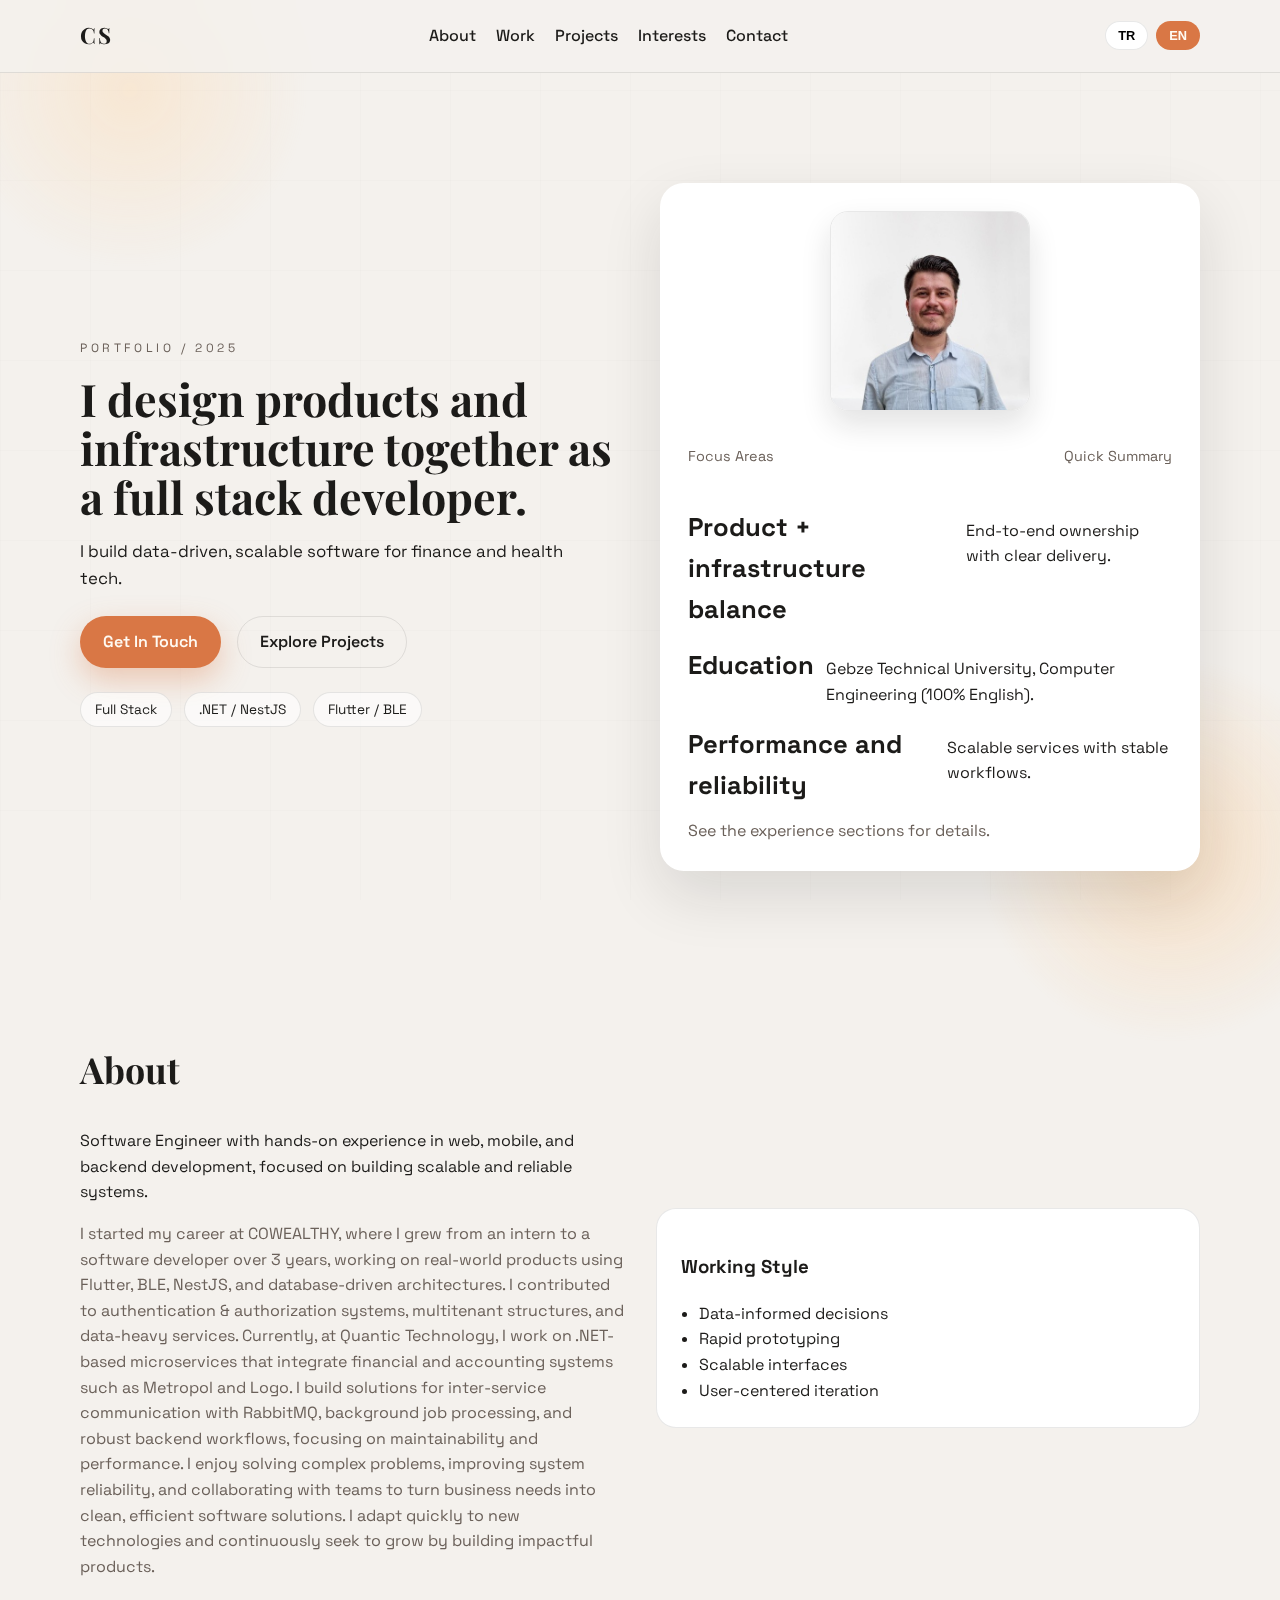
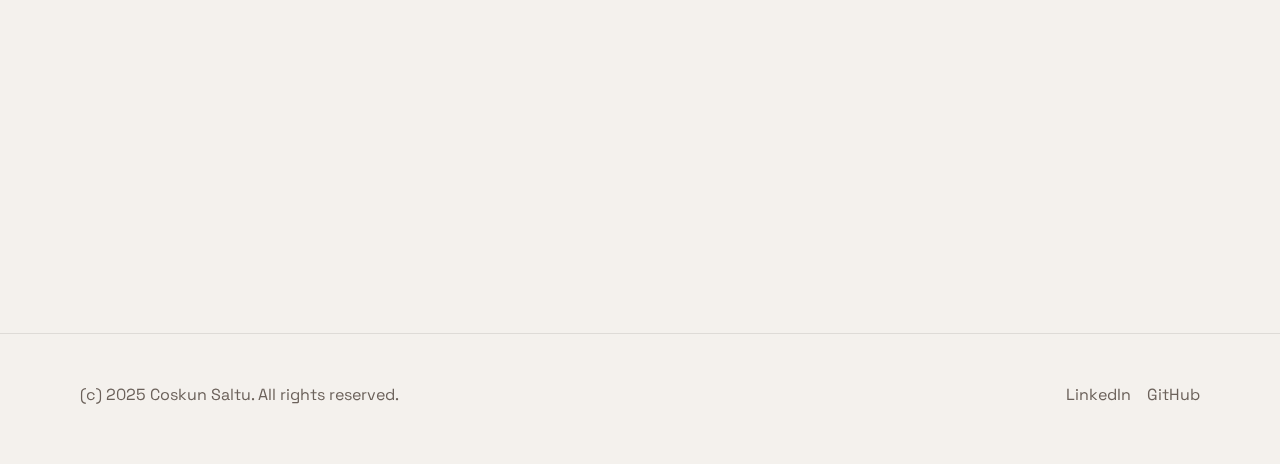
<file: index.html>
<!doctype html>
<html lang="tr">

<head>
  <meta charset="utf-8" />
  <meta name="viewport" content="width=device-width, initial-scale=1" />
  <title data-i18n="page.title">Coskun Saltu | Portfolio</title>
  <meta name="description" content="Coskun Saltu portfolio - deneyimler, projeler, ilgi alanlari ve iletisim."
    data-i18n-content="page.description" />
  <link rel="preconnect" href="https://fonts.googleapis.com" />
  <link rel="preconnect" href="https://fonts.gstatic.com" crossorigin />
  <link
    href="https://fonts.googleapis.com/css2?family=Playfair+Display:wght@400;600;700&family=Space+Grotesk:wght@400;500;600;700&display=swap"
    rel="stylesheet" />
  <link rel="stylesheet" href="styles.css" />
</head>

<body>
  <div class="bg-orb bg-orb-one" aria-hidden="true"></div>
  <div class="bg-orb bg-orb-two" aria-hidden="true"></div>
  <div class="bg-grid" aria-hidden="true"></div>

  <header class="site-header">
    <div class="container header-inner">
      <a class="logo" href="#">CS</a>
      <nav class="nav">
        <a href="#about" data-i18n="nav.about">Hakkimda</a>
        <a href="#work" data-i18n="nav.work">Isler</a>
        <a href="#projects" data-i18n="nav.projects">Projeler</a>
        <a href="#interests" data-i18n="nav.interests">Ilgiler</a>
        <a href="#contact" data-i18n="nav.contact">Iletisim</a>
      </nav>
      <div class="lang-switch" role="group" aria-label="Language switch">
        <button type="button" class="lang-btn is-active" data-lang="tr">
          TR
        </button>
        <button type="button" class="lang-btn" data-lang="en">EN</button>
      </div>
      <button class="nav-toggle" type="button" aria-expanded="false" data-i18n="nav.menu">
        Menu
      </button>
    </div>
  </header>

  <main>
    <section class="hero">
      <div class="container hero-grid">
        <div class="hero-text">
          <p class="eyebrow" data-i18n="hero.eyebrow">Portfolio / 2025</p>
          <h1 data-i18n="hero.title">
            Full stack gelistirici olarak urun ve altyapiyi birlikte tasarliyorum.
          </h1>
          <p class="lead" data-i18n="hero.lead">
            Finans ve saglik teknolojilerinde veri odakli, olceklenebilir
            yazilimlar gelistiriyorum.
          </p>
          <div class="hero-actions">
            <a class="btn primary" href="#contact" data-i18n="hero.ctaPrimary">Hemen Iletisime Gec</a>
            <a class="btn ghost" href="#projects" data-i18n="hero.ctaGhost">Projeleri Incele</a>
          </div>
          <div class="hero-tags">
            <span data-i18n="hero.tag1">Full Stack</span>
            <span data-i18n="hero.tag2">.NET / NestJS</span>
            <span data-i18n="hero.tag3">Flutter / BLE</span>
          </div>
        </div>
        <div class="hero-card">
          <div class="hero-photo">
            <img src="photo.jpeg" alt="Coskun Saltu portrait" loading="lazy" />
          </div>
          <div class="card-header">
            <p data-i18n="summary.title">Odak Noktalari</p>
            <span data-i18n="summary.period">Kisa Ozet</span>
          </div>
          <ul class="card-list">
            <li>
              <strong data-i18n="summary.item1Title">Urun ve altyapi dengesi</strong>
              <span data-i18n="summary.item1">Uctan uca sorumluluk, net teslimatlar.</span>
            </li>
            <li>
              <strong data-i18n="summary.item2Title">Egitim</strong>
              <span data-i18n="summary.item2">Gebze Teknik Universitesi, Bilgisayar Muhendisligi (%100
                Ingilizce).</span>
            </li>
            <li>
              <strong data-i18n="summary.item3Title">Performans ve guvenilirlik</strong>
              <span data-i18n="summary.item3">Olceklenebilir servisler ve stabil akislari.</span>
            </li>
          </ul>
          <p class="card-note" data-i18n="summary.note">
            Detaylari deneyim bolumlerinde gorebilirsin.
          </p>
        </div>
      </div>
    </section>

    <section class="section reveal" id="about">
      <div class="container split">
        <div>
          <h2 data-i18n="about.title">Hakkimda</h2>
          <p data-i18n="about.body1">
            Uctan uca urun gelistirme sureclerinde aktif rol aliyor,
            tasarimdan gelistirmeye ve yayina kadar sorumluluk aliyorum.
          </p>
          <p class="muted" data-i18n="about.body2">
            Takimlarla yakin calisarak hizli, olceklenebilir ve bakimi kolay
            deneyimler ortaya cikarmayi onemsiyorum.
          </p>
        </div>
        <div class="about-highlight">
          <h3 data-i18n="about.highlightTitle">Calisma Tarzi</h3>
          <ul>
            <li data-i18n="about.highlight1">Veriyle karar verme</li>
            <li data-i18n="about.highlight2">Hizli prototipleme</li>
            <li data-i18n="about.highlight3">Olceklenebilir arayuzler</li>
            <li data-i18n="about.highlight4">Kullanici odakli iterasyon</li>
          </ul>
        </div>
      </div>
    </section>

    <section class="section reveal" id="work">
      <div class="container">
        <div class="section-head">
          <h2 data-i18n="work.title">Calistigim Isler ve Cozumler</h2>
          <p data-i18n="work.lead">
            Iki farkli firmada uzerinde calistigim urun ve cozumlerden
            ozetleri bulabilirsin.
          </p>
        </div>
        <div class="cards">
          <a class="card card-link" href="cowealthy.html">
            <div class="work-card-header">
              <img class="work-logo" src="cowealthy.png" alt="COWEALTHY logo" loading="lazy" />
              <h3 data-i18n="work.card1Title">COWEALTHY</h3>
            </div>
            <p data-i18n="work.card1Body">
              COWEALTHY, çiftlikler için gerçek zamanlı veri toplayan sensör
              altyapısı ve analizlerle hayvan sağlığını ve verimliliğini
              iyileştiren bir tarım teknolojisi platformu.
            </p>
            <span class="pill" data-i18n="work.card1Tag">Full Stack Geliştirici</span>
            <span class="text-link" data-i18n="work.cardLink">Detaylar</span>
          </a>
          <a class="card card-link" href="quantic.html">
            <div class="work-card-header">
              <img class="work-logo" src="quantic.jpeg" alt="QUANTIC logo" loading="lazy" />
              <h3 data-i18n="work.card2Title">QUANTIC</h3>
            </div>
            <p data-i18n="work.card2Body">
              Quantic Teknoloji, dijital dönüşüm, görüntü işleme, yapay zeka ve
              Logo entegrasyon çözümlerinde uzmanlaşmış bir bilişim şirketidir.
            </p>
            <span class="pill" data-i18n="work.card2Tag">Full Stack Geliştirici</span>
            <span class="text-link" data-i18n="work.cardLink">Detaylar</span>
          </a>
        </div>
      </div>
    </section>

    <section class="section reveal" id="projects">
      <div class="container">
        <div class="section-head">
          <h2 data-i18n="projects.title">Gelistirdigim Projeler</h2>
          <p data-i18n="projects.lead">
            Uzerinde calistigim projelerde kullandigim teknolojileri ve
            kattigi degeri burada paylasiyorum.
          </p>
        </div>
        <div class="project-grid">
          <a class="project project-link" href="hasta-takip-sistemi.html">
            <div class="project-meta">
              <span data-i18n="projects.card1Meta1">Bitirme Projesi</span>
              <span data-i18n="projects.card1Meta2">Universite</span>
            </div>
            <h3 data-i18n="projects.card1Title">Hasta Takip Sistemi</h3>
            <p data-i18n="projects.card1Body">
              Bir diyabet hastanesi icin hastalarin, ameliyatlarin ve
              ilaclarin takip edildigi full-stack bir sistem gelistirdim.
            </p>
            <span class="text-link" data-i18n="projects.cardLink">Detaylar</span>
          </a>
          <a class="project project-link" href="fitness-takip-sistemi.html">
            <div class="project-meta">
              <span data-i18n="projects.card2Meta1">Bitirme Projesi</span>
              <span data-i18n="projects.card2Meta2">Universite</span>
            </div>
            <h3 data-i18n="projects.card2Title">Fitness Takip Sistemi</h3>
            <p data-i18n="projects.card2Body">
              BLE ile mobil uygulamaya baglanan, hareketleri sayip kaydeden
              sensor destekli fitness cihazi ve yazilimi gelistirdim.
            </p>
            <span class="text-link" data-i18n="projects.cardLink">Detaylar</span>
          </a>
        </div>
      </div>
    </section>

    <section class="section reveal" id="interests">
      <div class="container split">
        <div>
          <h2 data-i18n="interests.title">Ilgi Alanlarim</h2>
          <p data-i18n="interests.body">
            Teknoloji disinda beni besleyen hobiler ve merak alanlarini
            burada paylasiyorum.
          </p>
        </div>
        <div class="interest-list">
          <span data-i18n="interests.item1">Urun stratejisi</span>
          <span data-i18n="interests.item2">Muzik produksiyonu</span>
          <span data-i18n="interests.item3">Fotograf</span>
          <span data-i18n="interests.item4">AI ile deneyler</span>
          <span data-i18n="interests.item5">Uzun kosular</span>
        </div>
      </div>
    </section>

    <section class="section reveal" id="contact">
      <div class="container contact">
        <div>
          <h2 data-i18n="contact.title">Iletisim</h2>
          <p data-i18n="contact.body">
            Is birligi veya proje fikirleri icin buradan ulasabilirsin.
          </p>
        </div>
        <div class="contact-card">
          <div class="contact-item">
            <span class="contact-label" data-i18n="contact.email">E-posta</span>
            <a class="contact-value" href="mailto:coskunsaltu@gmail.com"
              >coskunsaltu@gmail.com</a
            >
          </div>
          <div class="contact-item">
            <span class="contact-label" data-i18n="contact.phone">Telefon</span>
            <a class="contact-value" href="tel:+905453534532"
              >+90 545 353 4532</a
            >
          </div>
        </div>
      </div>
    </section>
  </main>

  <footer class="site-footer">
    <div class="container footer-inner">
      <p data-i18n="footer.copy">
        (c) 2025 Coskun Saltu. Tum haklari saklidir.
      </p>
      <div class="footer-links">
        <a href="https://www.linkedin.com/in/coskunhasansaltu" data-i18n="footer.link1">LinkedIn</a>
        <a href="https://github.com/SALTU-19" data-i18n="footer.link2">GitHub</a>
      </div>
    </div>
  </footer>

  <script src="script.js"></script>
</body>

</html>
</file>
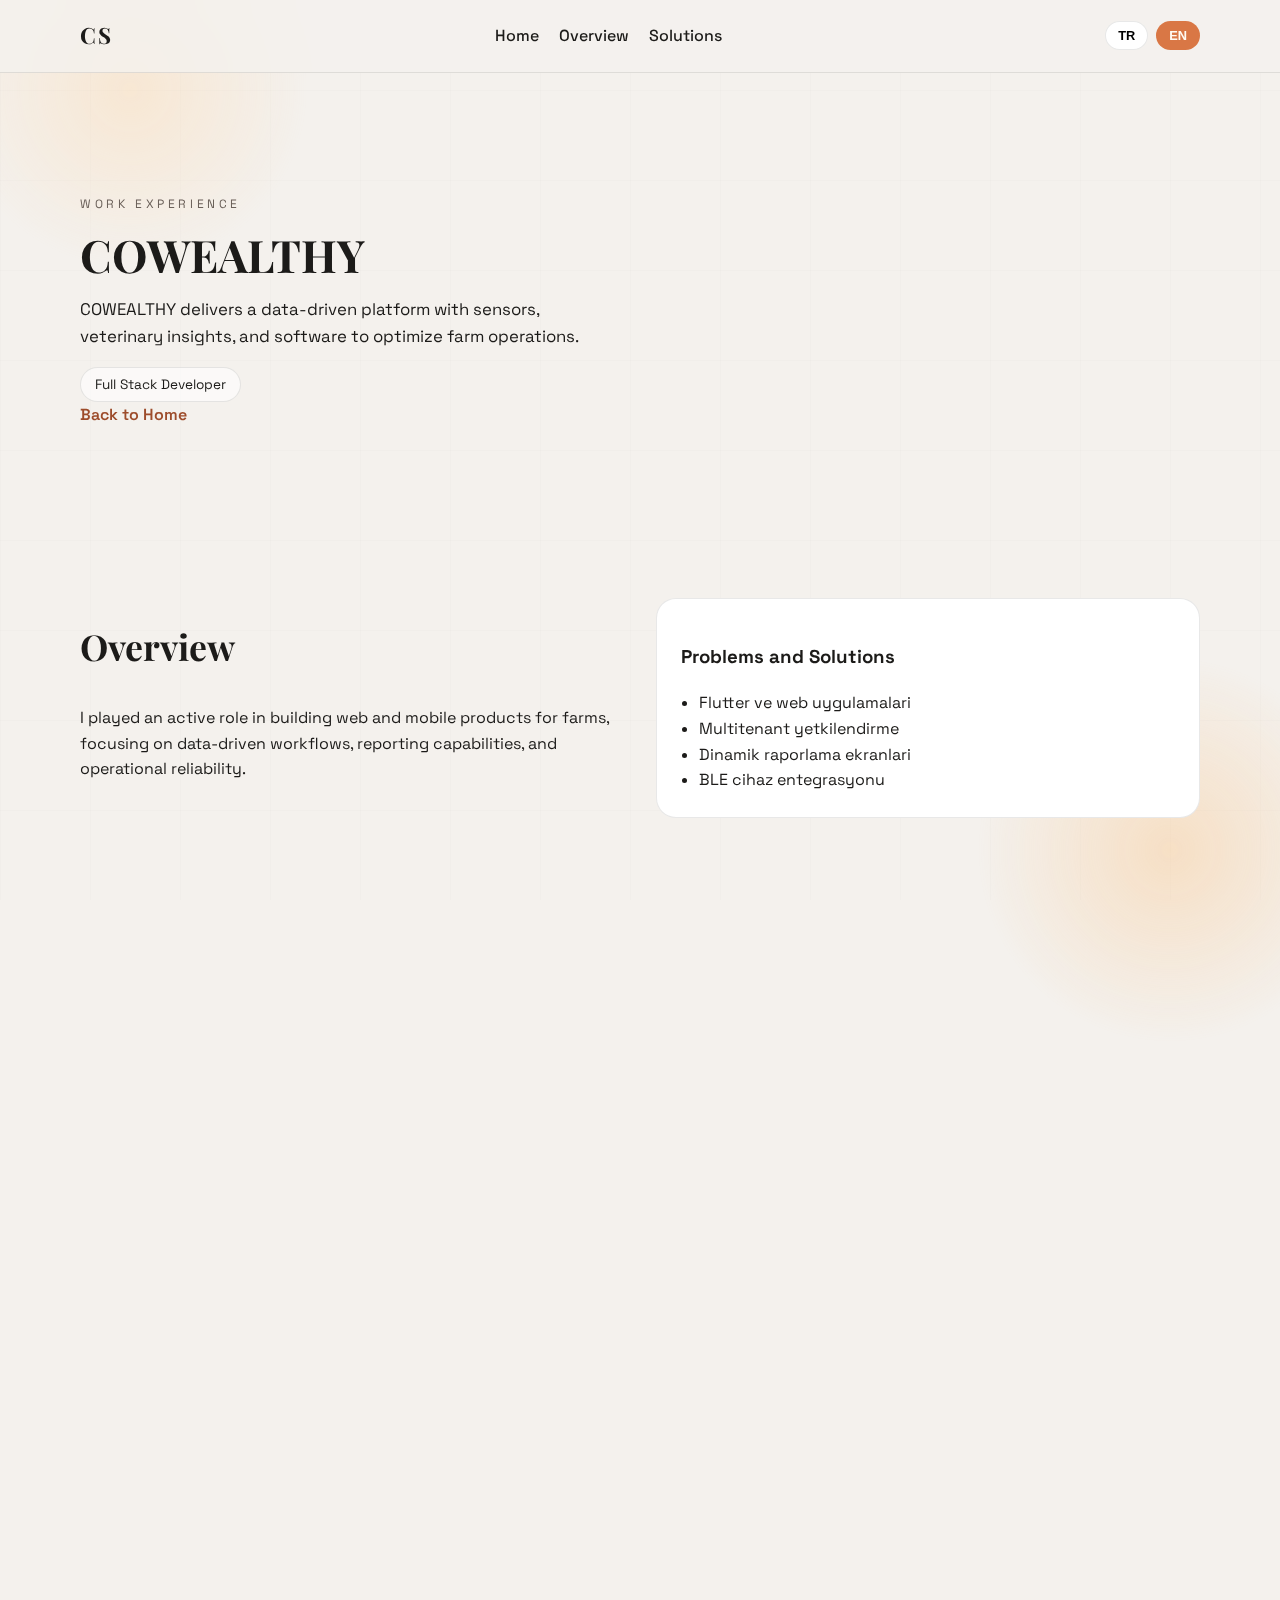
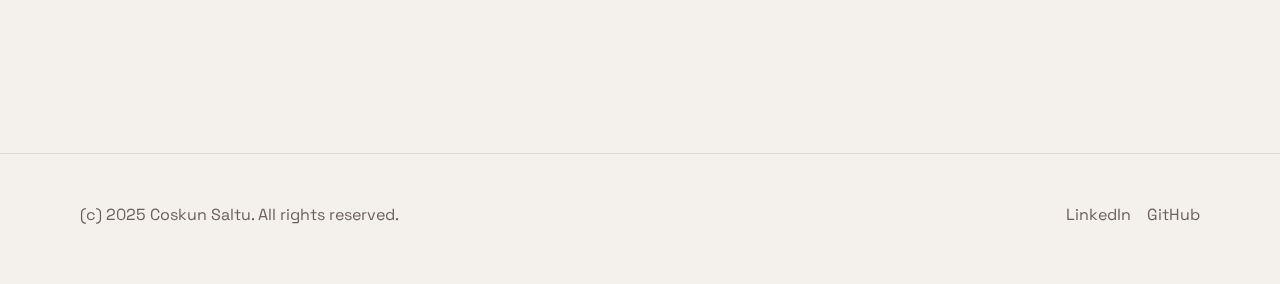
<file: cowealthy.html>
<!doctype html>
<html lang="tr">

<head>
  <meta charset="utf-8" />
  <meta name="viewport" content="width=device-width, initial-scale=1" />
  <title data-i18n="cowealthy.pageTitle">COWEALTHY | Coskun Saltu</title>
  <meta name="description" content="COWEALTHY deneyimi, ozet ve problem-cozum detaylari."
    data-i18n-content="cowealthy.pageDescription" />
  <link rel="preconnect" href="https://fonts.googleapis.com" />
  <link rel="preconnect" href="https://fonts.gstatic.com" crossorigin />
  <link
    href="https://fonts.googleapis.com/css2?family=Playfair+Display:wght@400;600;700&family=Space+Grotesk:wght@400;500;600;700&display=swap"
    rel="stylesheet" />
  <link rel="stylesheet" href="styles.css" />
</head>

<body>
  <div class="bg-orb bg-orb-one" aria-hidden="true"></div>
  <div class="bg-orb bg-orb-two" aria-hidden="true"></div>
  <div class="bg-grid" aria-hidden="true"></div>

  <header class="site-header">
    <div class="container header-inner">
      <a class="logo" href="index.html">CS</a>
      <nav class="nav">
        <a href="index.html" data-i18n="detail.home">Ana Sayfa</a>
        <a href="#overview" data-i18n="detail.overview">Genel Özet</a>
        <a href="#problems" data-i18n="detail.solutions">Çözümler</a>
      </nav>
      <div class="lang-switch" role="group" aria-label="Language switch">
        <button type="button" class="lang-btn is-active" data-lang="tr">
          TR
        </button>
        <button type="button" class="lang-btn" data-lang="en">EN</button>
      </div>
      <button class="nav-toggle" type="button" aria-expanded="false" data-i18n="nav.menu">
        Menu
      </button>
    </div>
  </header>

  <main>
    <section class="hero detail-hero">
      <div class="container hero-grid">
        <div class="hero-text">
          <p class="eyebrow" data-i18n="cowealthy.eyebrow">İş Deneyimi</p>
          <h1 data-i18n="cowealthy.title">COWEALTHY</h1>
          <p class="lead" data-i18n="cowealthy.summary">
            COWEALTHY, çiftlik operasyonlarını veriye dayalı hale getiren
            sensörler, veterinerlik analizleri ve yazılım platformu sunar.
          </p>
          <div class="hero-tags">
            <span data-i18n="cowealthy.role">Full Stack Geliştirici</span>
          </div>
          <a class="text-link" href="index.html" data-i18n="cowealthy.back">Ana Sayfaya Dön</a>
        </div>
      </div>
    </section>

    <section class="section reveal" id="overview">
      <div class="container split">
        <div>
          <h2 data-i18n="cowealthy.overviewTitle">Genel Özet</h2>
          <p data-i18n="cowealthy.overviewBody">
            Çiftlikler için web ve mobil uygulamaların geliştirilmesinde aktif
            rol aldım. Veriye dayalı karar almayı kolaylaştıran ekranlar,
            raporlama altyapısı ve operasyonel akışları güçlendiren servisler
            üzerinde çalıştım.
          </p>
        </div>
        <div class="about-highlight">
          <h3 data-i18n="cowealthy.problemsTitle">Problemler ve Çözümler</h3>
          <ul>
            <li>Flutter ve web uygulamalari</li>
            <li>Multitenant yetkilendirme</li>
            <li>Dinamik raporlama ekranlari</li>
            <li>BLE cihaz entegrasyonu</li>
          </ul>
        </div>
      </div>
    </section>

    <section class="section reveal" id="problems">
      <div class="container">
        <div class="section-head">
          <h2 data-i18n="cowealthy.problemsTitle">Problemler ve Çözümler</h2>
        </div>
        <div class="detail-grid">
          <article class="detail-card">
            <h3 data-i18n="cowealthy.problem1Title">
              Problem 1: Yetki ve hiyerarşi
            </h3>
            <p class="muted" data-i18n="cowealthy.problem1Body">
              Farklı rollerin sadece kendi çiftlik verilerine erişebilmesi için
              güvenli bir yapının kurulması gerekiyordu.
            </p>
            <p data-i18n="cowealthy.solution1Body">
              Multitenant, permission-based bir giriş ve yetkilendirme sistemi
              tasarlayarak rollerin görev ve izinlerini netleştirdim.
            </p>
            <figure class="detail-media">
              <img src="cowealthy-multitenant-schema.png" alt="COWEALTHY multitenant yetki semasi" loading="lazy" />
              <figcaption data-i18n="cowealthy.mediaMultitenant">
                Problem 1: Multitenant yetki semasi
              </figcaption>
            </figure>
          </article>
          <article class="detail-card">
            <h3 data-i18n="cowealthy.problem2Title">
              Problem 2: Dinamik veri raporlama
            </h3>
            <p class="muted" data-i18n="cowealthy.problem2Body">
              Kullanıcıların çiftlik, hayvan ve cihaz verilerini canlı olarak
              filtreleyip analiz edebilmesi bekleniyordu.
            </p>
            <p data-i18n="cowealthy.solution2Body">
              Filtrelenebilir arayüzler ve dinamik grafik üreten bir raporlama
              altyapısı geliştirdim.
            </p>
            <figure class="detail-media">
              <img src="cowealthy-reporting-screen.png" alt="COWEALTHY raporlama sayfasi ornegi" loading="lazy" />
              <figcaption data-i18n="cowealthy.mediaReporting">
                Problem 2: Raporlama sayfasi ornegi
              </figcaption>
            </figure>
          </article>
          <article class="detail-card">
            <h3 data-i18n="cowealthy.problem3Title">
              Problem 3: Bluetooth veri okuma
            </h3>
            <p class="muted" data-i18n="cowealthy.problem3Body">
              Bluetooth ile çalışan süt ölçer cihazından doğru veri okunması
              kritikti.
            </p>
            <p data-i18n="cowealthy.solution3Body">
              BLE ile cihaz verilerini güvenli ve stabil okuyan, kullanıcı
              dostu bir mobil uygulama geliştirdim.
            </p>
            <figure class="detail-media">
              <img src="cowealthy-ble-device.jpeg" alt="BLE ile telefon ve cihaz iletisim ornegi" loading="lazy" />
              <figcaption data-i18n="cowealthy.mediaBle">
                Problem 3: BLE cihaz iletisim goruntusu
              </figcaption>
            </figure>
          </article>
        </div>
      </div>
    </section>
  </main>

  <footer class="site-footer">
    <div class="container footer-inner">
      <p data-i18n="footer.copy">
        (c) 2025 Coskun Saltu. Tum haklari saklidir.
      </p>
      <div class="footer-links">
          <a href="https://www.linkedin.com/in/coskunhasansaltu" data-i18n="footer.link1">LinkedIn</a>
          <a href="https://github.com/SALTU-19" data-i18n="footer.link2">GitHub</a>
      </div>
    </div>
  </footer>

  <script src="script.js"></script>
</body>

</html>
</file>
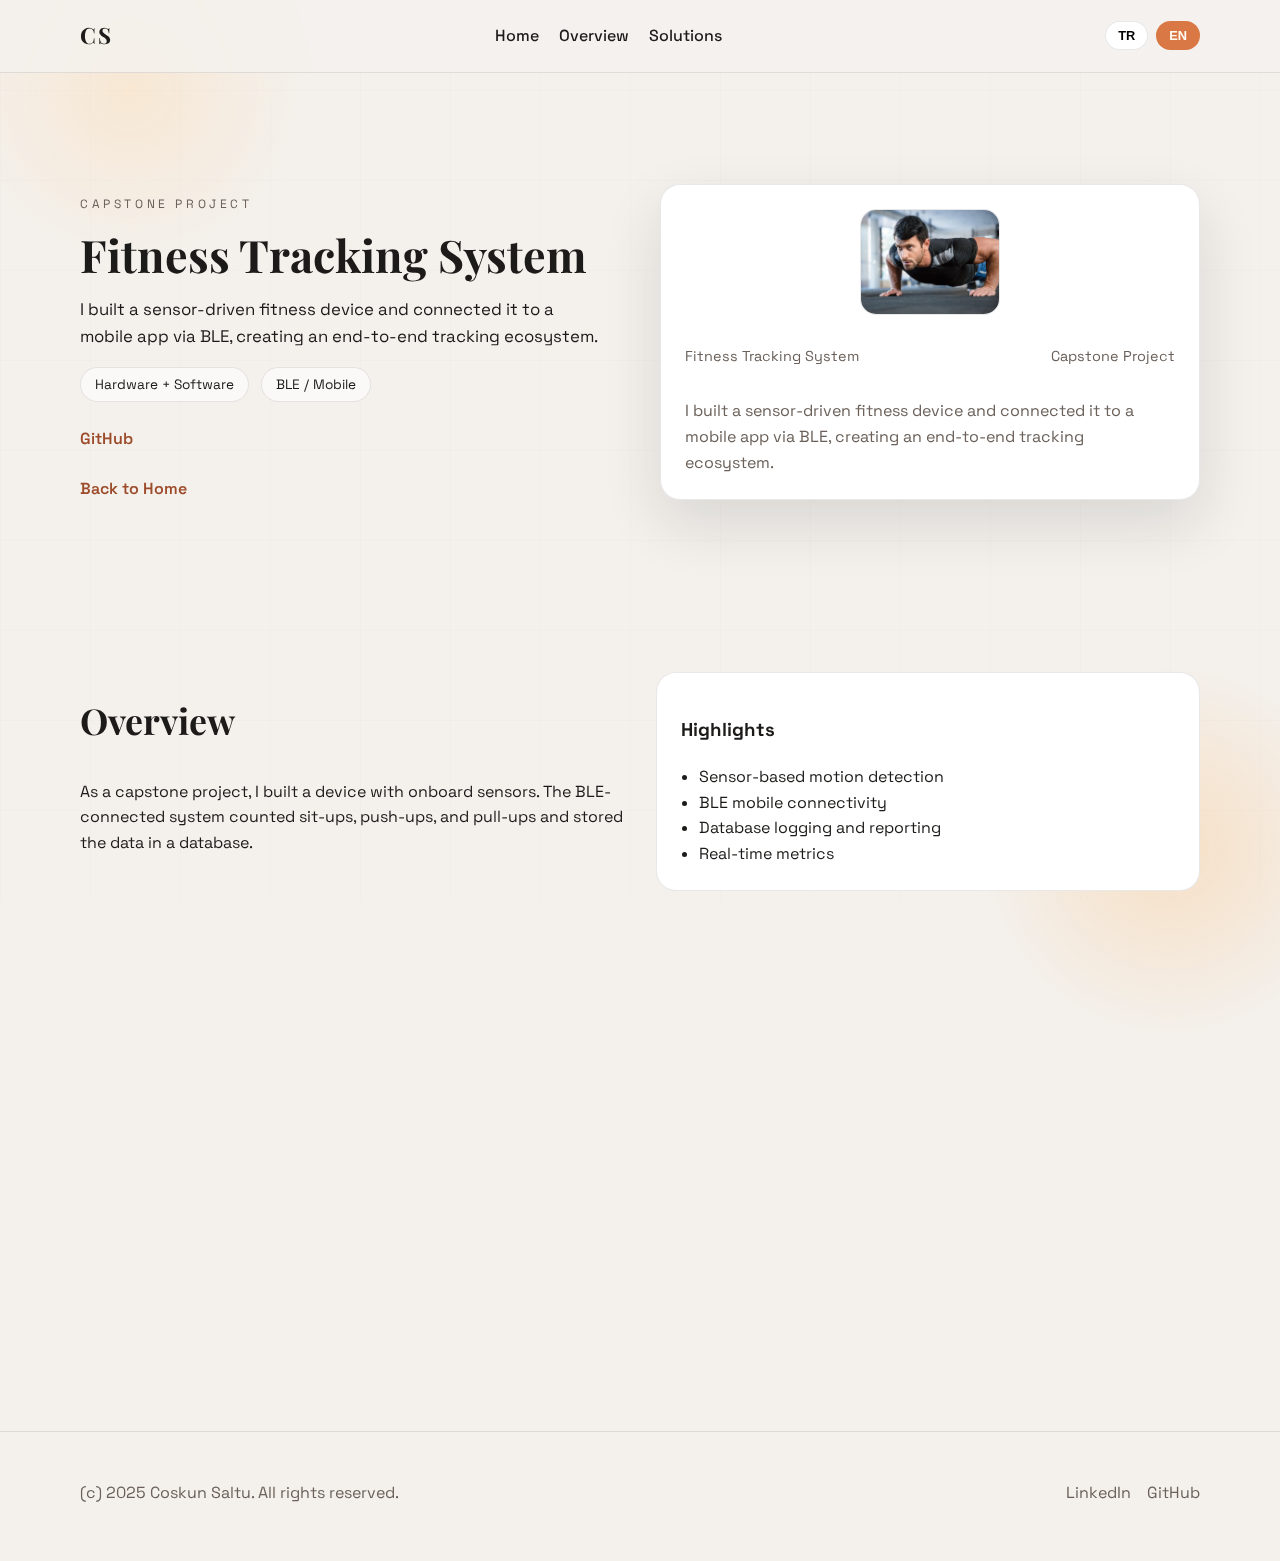
<file: fitness-takip-sistemi.html>
<!doctype html>
<html lang="tr">

<head>
  <meta charset="utf-8" />
  <meta name="viewport" content="width=device-width, initial-scale=1" />
  <title data-i18n="fitnesstakip.pageTitle">
    Fitness Takip Sistemi | Coskun Saltu
  </title>
  <meta name="description" content="Fitness Takip Sistemi proje ozet ve detaylari."
    data-i18n-content="fitnesstakip.pageDescription" />
  <link rel="preconnect" href="https://fonts.googleapis.com" />
  <link rel="preconnect" href="https://fonts.gstatic.com" crossorigin />
  <link
    href="https://fonts.googleapis.com/css2?family=Playfair+Display:wght@400;600;700&family=Space+Grotesk:wght@400;500;600;700&display=swap"
    rel="stylesheet" />
  <link rel="stylesheet" href="styles.css" />
</head>

<body>
  <div class="bg-orb bg-orb-one" aria-hidden="true"></div>
  <div class="bg-orb bg-orb-two" aria-hidden="true"></div>
  <div class="bg-grid" aria-hidden="true"></div>

  <header class="site-header">
    <div class="container header-inner">
      <a class="logo" href="index.html">CS</a>
      <nav class="nav">
        <a href="index.html" data-i18n="detail.home">Ana Sayfa</a>
        <a href="#overview" data-i18n="detail.overview">Genel Özet</a>
        <a href="#impact" data-i18n="detail.solutions">Cozumler</a>
      </nav>
      <div class="lang-switch" role="group" aria-label="Language switch">
        <button type="button" class="lang-btn is-active" data-lang="tr">
          TR
        </button>
        <button type="button" class="lang-btn" data-lang="en">EN</button>
      </div>
      <button class="nav-toggle" type="button" aria-expanded="false" data-i18n="nav.menu">
        Menu
      </button>
    </div>
  </header>

  <main>
    <section class="hero detail-hero">
      <div class="container hero-grid">
        <div class="hero-text">
          <p class="eyebrow" data-i18n="fitnesstakip.eyebrow">Bitirme Projesi</p>
          <h1 data-i18n="fitnesstakip.title">Fitness Takip Sistemi</h1>
          <p class="lead" data-i18n="fitnesstakip.summary">
            Sensor destekli bir fitness cihazi gelistirip BLE ile mobil
            uygulamaya bagladim; hareketleri algilayip veritabanina kaydeden
            tam bir ekosistem kurdum.
          </p>
          <div class="hero-tags">
            <span data-i18n="fitnesstakip.tag1">Donanim + Yazilim</span>
            <span data-i18n="fitnesstakip.tag2">BLE / Mobil</span>
          </div>
          <div class="hero-actions">
            <a
              class="text-link"
              href="https://github.com/SALTU-19/Fitness-Tracker-System"
              target="_blank"
              rel="noreferrer"
              data-i18n="fitnesstakip.github"
              >GitHub</a
            >
          </div>
          <a class="text-link" href="index.html" data-i18n="fitnesstakip.back">Ana Sayfaya Don</a>
        </div>
        <div class="hero-card detail-card">
          <div class="detail-logo">
            <img src="fitness-takip-sistemi-cover.jpg" alt="Fitness Takip Sistemi gorseli" loading="lazy" />
          </div>
          <div class="card-header">
            <p data-i18n="fitnesstakip.title">Fitness Takip Sistemi</p>
            <span data-i18n="fitnesstakip.role">Capstone Proje</span>
          </div>
          <p class="card-note" data-i18n="fitnesstakip.summary">
            Sensor destekli bir fitness cihazi gelistirip BLE ile mobil
            uygulamaya bagladim; hareketleri algilayip veritabanina kaydeden
            tam bir ekosistem kurdum.
          </p>
        </div>
      </div>
    </section>

    <section class="section reveal" id="overview">
      <div class="container split">
        <div>
          <h2 data-i18n="fitnesstakip.overviewTitle">Genel Ozet</h2>
          <p data-i18n="fitnesstakip.overviewBody">
            Okul yillarimda bitirme projesi olarak, uzerinde sensorler bulunan
            bir cihaz gelistirdim. BLE teknolojisiyle mobil uygulamaya
            baglanan sistem, mekik, sinav, barfiks gibi hareketleri sayip
            veritabanina kaydetti.
          </p>
        </div>
        <div class="about-highlight">
          <h3 data-i18n="fitnesstakip.highlightsTitle">Ozet Basliklar</h3>
          <ul>
            <li data-i18n="fitnesstakip.highlight1">Sensor tabanli hareket algilama</li>
            <li data-i18n="fitnesstakip.highlight2">BLE ile mobil baglanti</li>
            <li data-i18n="fitnesstakip.highlight3">Veri tabani kayit ve raporlama</li>
            <li data-i18n="fitnesstakip.highlight4">Gercek zamanli metrikler</li>
          </ul>
        </div>
      </div>
    </section>

    <section class="section reveal" id="impact">
      <div class="container">
        <div class="section-head">
          <h2 data-i18n="fitnesstakip.impactTitle">Proje Etkisi</h2>
        </div>
        <div class="detail-grid">
          <article class="detail-card">
            <h3 data-i18n="fitnesstakip.impact1Title">Dogru hareket sayimi</h3>
            <p data-i18n="fitnesstakip.impact1Body">
              Sensor verilerini filtreleyerek tekrar sayimlarini dogru ve
              tutarli hale getiren bir algoritma kurguladim.
            </p>
          </article>
          <article class="detail-card">
            <h3 data-i18n="fitnesstakip.impact2Title">Mobil deneyim</h3>
            <p data-i18n="fitnesstakip.impact2Body">
              Kullanici anlik performansini mobilde takip edip gecmis
              antrenmanlarini gorebilecek sekilde tasarlandi.
            </p>
          </article>
          <article class="detail-card">
            <h3 data-i18n="fitnesstakip.impact3Title">Veri kaydi</h3>
            <p data-i18n="fitnesstakip.impact3Body">
              Tum hareketler zaman damgasi ile kaydedilerek analiz ve takip
              icin guclu bir temel olusturuldu.
            </p>
          </article>
        </div>
      </div>
    </section>
  </main>

  <footer class="site-footer">
    <div class="container footer-inner">
      <p data-i18n="footer.copy">
        (c) 2025 Coskun Saltu. Tum haklari saklidir.
      </p>
      <div class="footer-links">
          <a href="https://www.linkedin.com/in/coskunhasansaltu" data-i18n="footer.link1">LinkedIn</a>
          <a href="https://github.com/SALTU-19" data-i18n="footer.link2">GitHub</a>
      </div>
    </div>
  </footer>

  <script src="script.js"></script>
</body>

</html>
</file>
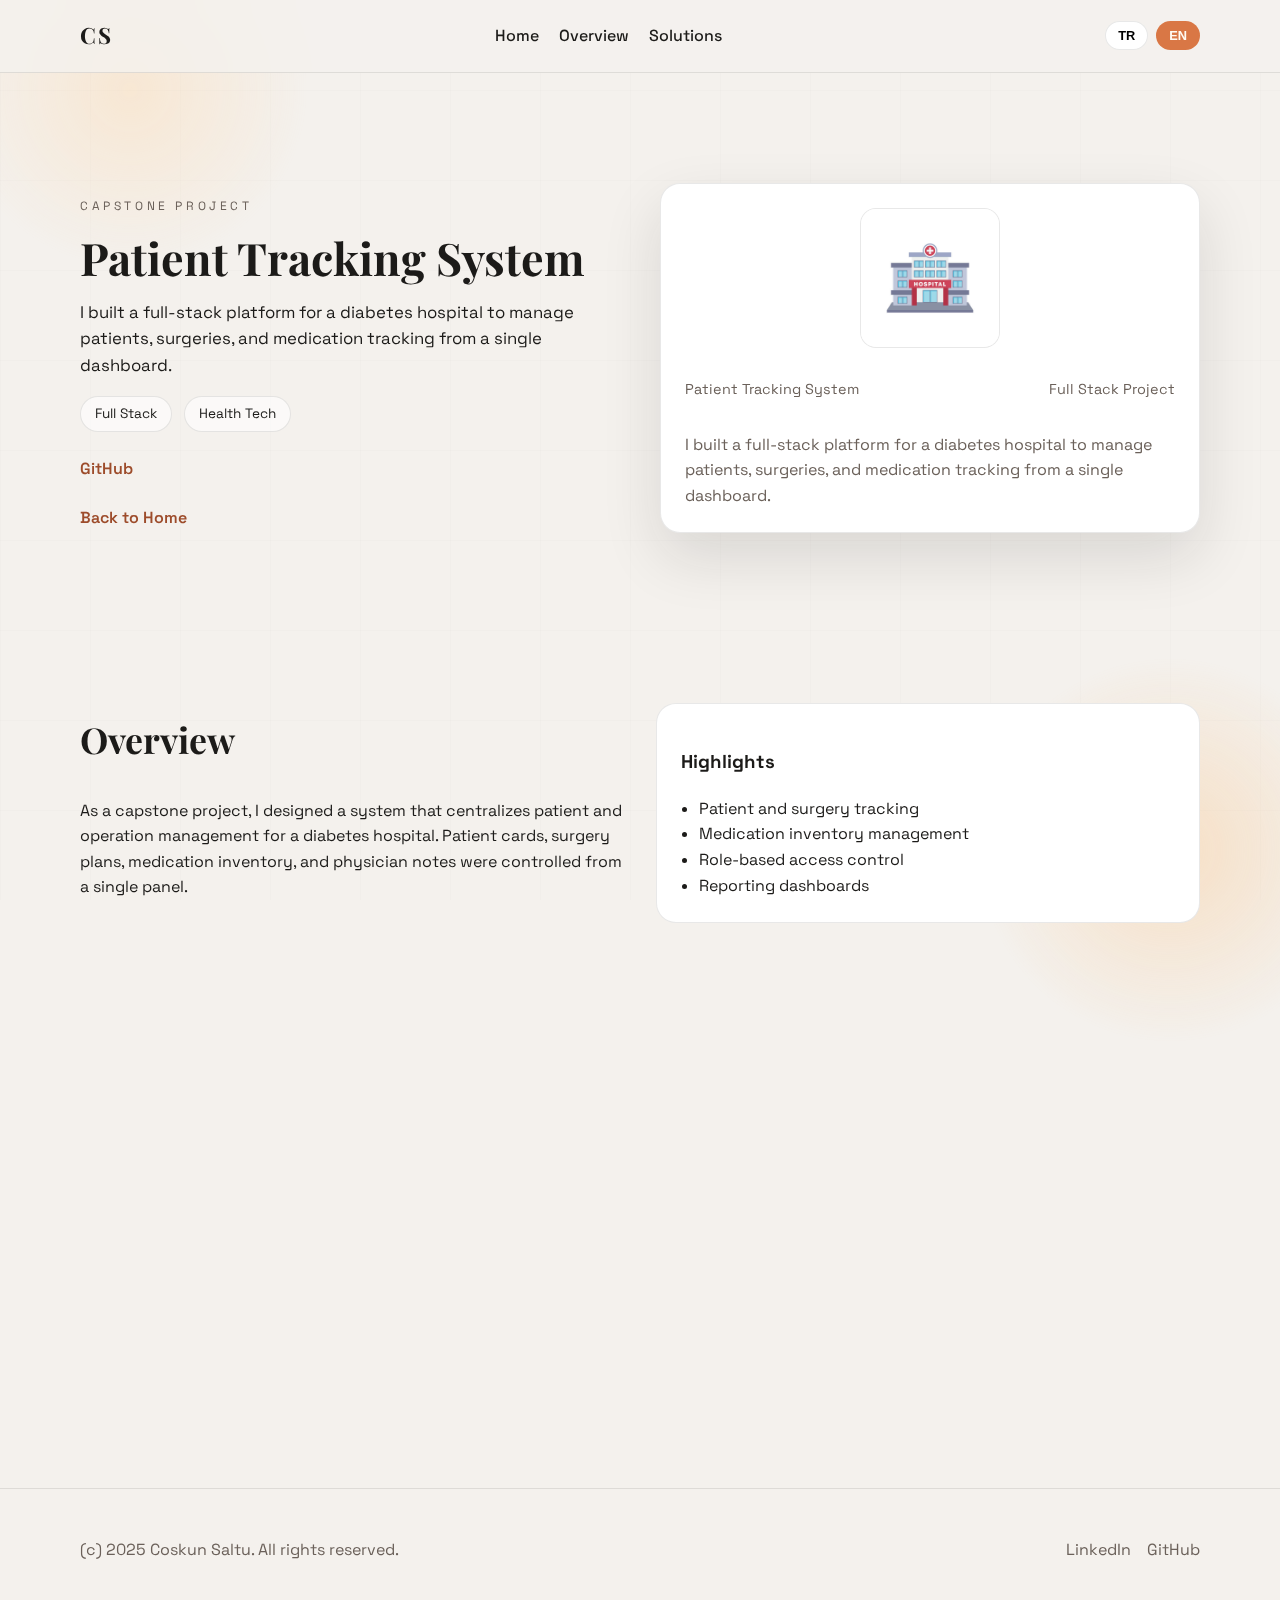
<file: hasta-takip-sistemi.html>
<!doctype html>
<html lang="tr">

<head>
  <meta charset="utf-8" />
  <meta name="viewport" content="width=device-width, initial-scale=1" />
  <title data-i18n="hastatakip.pageTitle">
    Hasta Takip Sistemi | Coskun Saltu
  </title>
  <meta name="description" content="Hasta Takip Sistemi proje ozet ve detaylari."
    data-i18n-content="hastatakip.pageDescription" />
  <link rel="preconnect" href="https://fonts.googleapis.com" />
  <link rel="preconnect" href="https://fonts.gstatic.com" crossorigin />
  <link
    href="https://fonts.googleapis.com/css2?family=Playfair+Display:wght@400;600;700&family=Space+Grotesk:wght@400;500;600;700&display=swap"
    rel="stylesheet" />
  <link rel="stylesheet" href="styles.css" />
</head>

<body>
  <div class="bg-orb bg-orb-one" aria-hidden="true"></div>
  <div class="bg-orb bg-orb-two" aria-hidden="true"></div>
  <div class="bg-grid" aria-hidden="true"></div>

  <header class="site-header">
    <div class="container header-inner">
      <a class="logo" href="index.html">CS</a>
      <nav class="nav">
        <a href="index.html" data-i18n="detail.home">Ana Sayfa</a>
        <a href="#overview" data-i18n="detail.overview">Genel Özet</a>
        <a href="#impact" data-i18n="detail.solutions">Cozumler</a>
      </nav>
      <div class="lang-switch" role="group" aria-label="Language switch">
        <button type="button" class="lang-btn is-active" data-lang="tr">
          TR
        </button>
        <button type="button" class="lang-btn" data-lang="en">EN</button>
      </div>
      <button class="nav-toggle" type="button" aria-expanded="false" data-i18n="nav.menu">
        Menu
      </button>
    </div>
  </header>

  <main>
    <section class="hero detail-hero">
      <div class="container hero-grid">
        <div class="hero-text">
          <p class="eyebrow" data-i18n="hastatakip.eyebrow">Bitirme Projesi</p>
          <h1 data-i18n="hastatakip.title">Hasta Takip Sistemi</h1>
          <p class="lead" data-i18n="hastatakip.summary">
            Diyabet hastanesi icin hastalarin, ameliyatlarin ve ilac
            takibinin tek panelden yonetildigi full-stack bir platform
            gelistirdim.
          </p>
          <div class="hero-tags">
            <span data-i18n="hastatakip.tag1">Full Stack</span>
            <span data-i18n="hastatakip.tag2">Saglik Teknolojisi</span>
          </div>
          <div class="hero-actions">
            <a class="text-link" href="https://github.com/SALTU-19/patient-management-system" target="_blank"
              rel="noreferrer" data-i18n="hastatakip.github">GitHub</a>
          </div>
          <a class="text-link" href="index.html" data-i18n="hastatakip.back">Ana Sayfaya Don</a>
        </div>
        <div class="hero-card detail-card">
          <div class="detail-logo">
            <img src="hasta-takip-sistemi-cover.jpg" alt="Hasta Takip Sistemi gorseli" loading="lazy" />
          </div>
          <div class="card-header">
            <p data-i18n="hastatakip.title">Hasta Takip Sistemi</p>
            <span data-i18n="hastatakip.role">Full Stack Proje</span>
          </div>
          <p class="card-note" data-i18n="hastatakip.summary">
            Diyabet hastanesi icin hastalarin, ameliyatlarin ve ilac
            takibinin tek panelden yonetildigi full-stack bir platform
            gelistirdim.
          </p>
        </div>
      </div>
    </section>

    <section class="section reveal" id="overview">
      <div class="container split">
        <div>
          <h2 data-i18n="hastatakip.overviewTitle">Genel Ozet</h2>
          <p data-i18n="hastatakip.overviewBody">
            Okul yillarimda bitirme projesi olarak, bir diyabet hastanesi icin
            hasta ve operasyon yonetimini tek merkezde toplayan bir sistem
            tasarladim. Hasta kartlari, ameliyat planlari, ilac stoklari ve
            doktor notlari gibi kritik akislar tek panelde kontrol edildi.
          </p>
        </div>
        <div class="about-highlight">
          <h3 data-i18n="hastatakip.highlightsTitle">Ozet Basliklar</h3>
          <ul>
            <li data-i18n="hastatakip.highlight1">Hasta ve ameliyat takibi</li>
            <li data-i18n="hastatakip.highlight2">Ilac stok yonetimi</li>
            <li data-i18n="hastatakip.highlight3">Rol bazli yetkilendirme</li>
            <li data-i18n="hastatakip.highlight4">Raporlama panelleri</li>
          </ul>
        </div>
      </div>
    </section>

    <section class="section reveal" id="impact">
      <div class="container">
        <div class="section-head">
          <h2 data-i18n="hastatakip.impactTitle">Proje Etkisi</h2>
        </div>
        <div class="detail-grid">
          <article class="detail-card">
            <h3 data-i18n="hastatakip.impact1Title">Tek merkezden yonetim</h3>
            <p data-i18n="hastatakip.impact1Body">
              Hasta bilgileri, ameliyat takvimi ve ilac stoklari birbirinden
              kopuk araclarda degil, tek bir sistemde birlestirildi.
            </p>
          </article>
          <article class="detail-card">
            <h3 data-i18n="hastatakip.impact2Title">Operasyonel hiz</h3>
            <p data-i18n="hastatakip.impact2Body">
              Doktorlar ve idari ekipler icin hizli arama, filtreleme ve
              raporlama ekranlari tasarlandi.
            </p>
          </article>
          <article class="detail-card">
            <h3 data-i18n="hastatakip.impact3Title">Guvenli erisim</h3>
            <p data-i18n="hastatakip.impact3Body">
              Rol bazli yetkilendirme ile hem hasta mahremiyeti hem de veri
              butunlugu korunacak sekilde kurgulandi.
            </p>
          </article>
        </div>
      </div>
    </section>

  </main>

  <footer class="site-footer">
    <div class="container footer-inner">
      <p data-i18n="footer.copy">
        (c) 2025 Coskun Saltu. Tum haklari saklidir.
      </p>
      <div class="footer-links">
          <a href="https://www.linkedin.com/in/coskunhasansaltu" data-i18n="footer.link1">LinkedIn</a>
          <a href="https://github.com/SALTU-19" data-i18n="footer.link2">GitHub</a>
      </div>
    </div>
  </footer>

  <script src="script.js"></script>
</body>

</html>
</file>
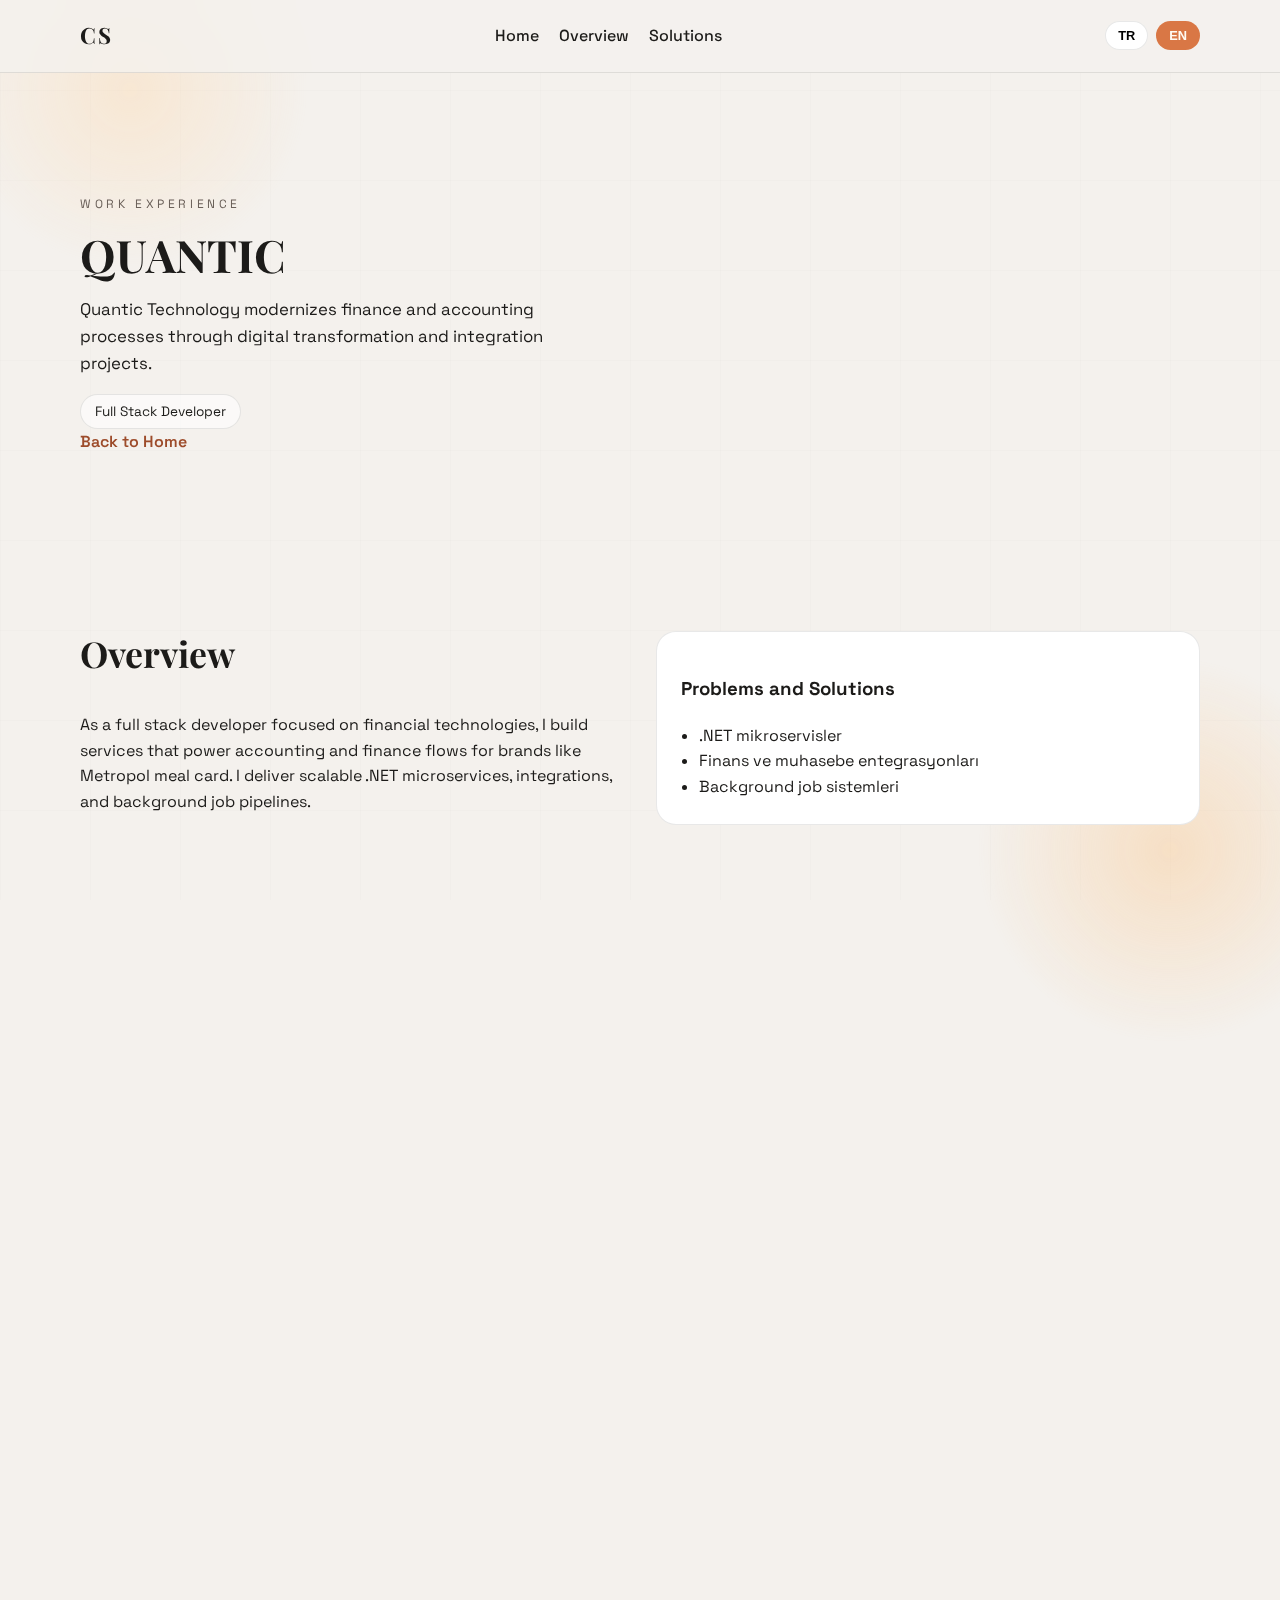
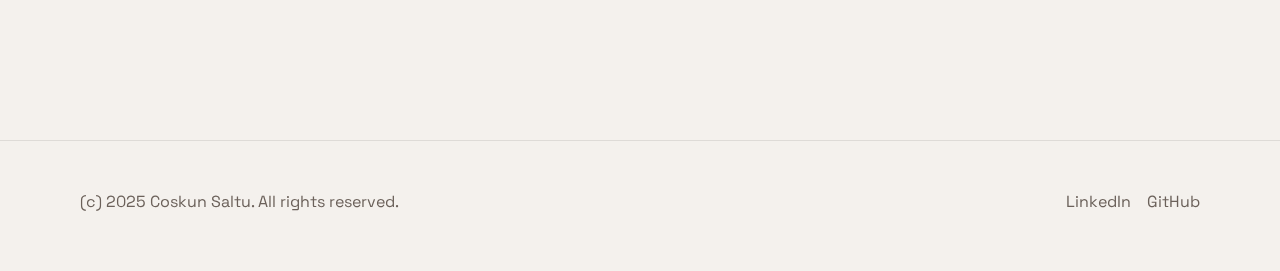
<file: quantic.html>
<!doctype html>
<html lang="tr">

<head>
  <meta charset="utf-8" />
  <meta name="viewport" content="width=device-width, initial-scale=1" />
  <title data-i18n="quantic.pageTitle">QUANTIC | Coskun Saltu</title>
  <meta name="description" content="QUANTIC deneyimi, ozet ve problem-cozum detaylari."
    data-i18n-content="quantic.pageDescription" />
  <link rel="preconnect" href="https://fonts.googleapis.com" />
  <link rel="preconnect" href="https://fonts.gstatic.com" crossorigin />
  <link
    href="https://fonts.googleapis.com/css2?family=Playfair+Display:wght@400;600;700&family=Space+Grotesk:wght@400;500;600;700&display=swap"
    rel="stylesheet" />
  <link rel="stylesheet" href="styles.css" />
</head>

<body>
  <div class="bg-orb bg-orb-one" aria-hidden="true"></div>
  <div class="bg-orb bg-orb-two" aria-hidden="true"></div>
  <div class="bg-grid" aria-hidden="true"></div>

  <header class="site-header">
    <div class="container header-inner">
      <a class="logo" href="index.html">CS</a>
      <nav class="nav">
        <a href="index.html" data-i18n="detail.home">Ana Sayfa</a>
        <a href="#overview" data-i18n="detail.overview">Genel Özet</a>
        <a href="#problems" data-i18n="detail.solutions">Çözümler</a>
      </nav>
      <div class="lang-switch" role="group" aria-label="Language switch">
        <button type="button" class="lang-btn is-active" data-lang="tr">
          TR
        </button>
        <button type="button" class="lang-btn" data-lang="en">EN</button>
      </div>
      <button class="nav-toggle" type="button" aria-expanded="false" data-i18n="nav.menu">
        Menu
      </button>
    </div>
  </header>

  <main>
    <section class="hero detail-hero">
      <div class="container hero-grid">
        <div class="hero-text">
          <p class="eyebrow" data-i18n="quantic.eyebrow">İş Deneyimi</p>
          <h1 data-i18n="quantic.title">QUANTIC</h1>
          <p class="lead" data-i18n="quantic.summary">
            Quantic Teknoloji, dijital dönüşüm ve entegrasyon projeleriyle
            kurumların finans ve muhasebe süreçlerini modernleştiren bir
            teknoloji şirketidir.
          </p>
          <div class="hero-tags">
            <span data-i18n="quantic.role">Full Stack Geliştirici</span>
          </div>
          <a class="text-link" href="index.html" data-i18n="quantic.back">Ana Sayfaya Dön</a>
        </div>
      </div>
    </section>

    <section class="section reveal" id="overview">
      <div class="container split">
        <div>
          <h2 data-i18n="quantic.overviewTitle">Genel Özet</h2>
          <p data-i18n="quantic.overviewBody">
            Finansal teknolojilere odaklanan bir full stack geliştirici
            olarak Metropol yemek kartı gibi markaların muhasebe ve finans
            akışlarını yöneten servisler üzerinde çalışıyorum. .NET tabanlı
            mikroservisler, entegrasyonlar ve arka plan iş süreçlerinde
            ölçeklenebilir çözümler üretiyorum.
          </p>
        </div>
        <div class="about-highlight">
          <h3 data-i18n="quantic.problemsTitle">Problemler ve Çözümler</h3>
          <ul>
            <li>.NET mikroservisler</li>
            <li>Finans ve muhasebe entegrasyonları</li>
            <li>Background job sistemleri</li>
          </ul>
        </div>
      </div>
    </section>

    <section class="section reveal" id="problems">
      <div class="container">
        <div class="section-head">
          <h2 data-i18n="quantic.problemsTitle">Problemler ve Çözümler</h2>
        </div>
        <div class="detail-grid">
          <article class="detail-card">
            <h3 data-i18n="quantic.problem1Title">
              Problem 1: Otomatik veri güncelleme
            </h3>
            <p class="muted" data-i18n="quantic.problem1Body">
              Muhasebecilerin takip ettiği fiş ve cari üye verilerinin vergi
              dairesi gibi sistemlerden otomatik çekilip güncellenmesi
              gerekiyordu.
            </p>
            <p data-i18n="quantic.solution1Body">
              Periyodik çalışan background job altyapısı kurarak sistemlere
              girip verileri güvenli şekilde güncelleyen bir robotlar akışı
              tasarladım.
            </p>
            <figure class="detail-media">
              <img src="quantic-background-jobs.jpg" alt="QUANTIC background job akisi" loading="lazy" />
              <figcaption data-i18n="quantic.mediaJob">
                Problem 1: Background job akisi
              </figcaption>
            </figure>
          </article>
          <article class="detail-card">
            <h3 data-i18n="quantic.problem2Title">
              Problem 2: Logo entegrasyonu
            </h3>
            <p class="muted" data-i18n="quantic.problem2Body">
              Metropol Yemek kartı muhasebe çözümleri için Logo yazılımı ile
              güvenilir entegrasyon gerekiyordu.
            </p>
            <p data-i18n="quantic.solution2Body">
              Logo sisteminin API'lerini analiz ederek doğru veri eşlemesi ve
              hataya dayanıklı entegrasyon akışı geliştirdim.
            </p>
            <figure class="detail-media">
              <img src="quantic-logo-integration.png" alt="QUANTIC Logo entegrasyon semasi" loading="lazy" />
              <figcaption data-i18n="quantic.mediaLogo">
                Problem 2: Logo entegrasyon semasi
              </figcaption>
            </figure>
          </article>
        </div>
      </div>
    </section>
  </main>

  <footer class="site-footer">
    <div class="container footer-inner">
      <p data-i18n="footer.copy">
        (c) 2025 Coskun Saltu. Tum haklari saklidir.
      </p>
      <div class="footer-links">
        <a href="https://www.linkedin.com/in/coskunhasansaltu" data-i18n="footer.link1">LinkedIn</a>
        <a href="https://github.com/SALTU-19" data-i18n="footer.link2">GitHub</a>
      </div>
    </div>
  </footer>

  <script src="script.js"></script>
</body>

</html>
</file>
<file: styles.css>
:root {
  --bg: #f4f1ed;
  --text: #1c1b19;
  --accent: #d97745;
  --accent-dark: #9d4c2b;
  --surface: #ffffff;
  --muted: #6b615a;
  --border: rgba(28, 27, 25, 0.1);
  --shadow: 0 24px 60px rgba(28, 27, 25, 0.12);
}

* {
  box-sizing: border-box;
}

body {
  margin: 0;
  font-family: "Space Grotesk", sans-serif;
  color: var(--text);
  background: var(--bg);
  line-height: 1.6;
  overflow-x: hidden;
}

img {
  max-width: 100%;
  display: block;
}

a {
  color: inherit;
  text-decoration: none;
}

.container {
  width: min(1120px, 92vw);
  margin: 0 auto;
}

.bg-orb {
  position: fixed;
  width: 420px;
  height: 420px;
  border-radius: 50%;
  filter: blur(0);
  opacity: 0.35;
  z-index: -3;
}

.bg-orb-one {
  top: -120px;
  left: -80px;
  background: radial-gradient(circle, #ffd6a5 0%, transparent 60%);
}

.bg-orb-two {
  bottom: -160px;
  right: -100px;
  background: radial-gradient(circle, #fcbf7b 0%, transparent 65%);
}

.bg-grid {
  position: fixed;
  inset: 0;
  background-image: linear-gradient(
      rgba(28, 27, 25, 0.05) 1px,
      transparent 1px
    ),
    linear-gradient(90deg, rgba(28, 27, 25, 0.05) 1px, transparent 1px);
  background-size: 90px 90px;
  opacity: 0.25;
  z-index: -4;
  pointer-events: none;
}

.site-header {
  position: sticky;
  top: 0;
  backdrop-filter: blur(14px);
  background: rgba(244, 241, 237, 0.8);
  border-bottom: 1px solid var(--border);
  z-index: 10;
}

.header-inner {
  display: flex;
  align-items: center;
  justify-content: space-between;
  padding: 18px 0;
  gap: 24px;
}

.logo {
  font-family: "Playfair Display", serif;
  font-size: 1.4rem;
  font-weight: 700;
  letter-spacing: 0.08em;
}

.nav {
  display: flex;
  gap: 20px;
  font-weight: 500;
}

.nav a {
  position: relative;
}

.nav a::after {
  content: "";
  position: absolute;
  left: 0;
  bottom: -6px;
  width: 0;
  height: 2px;
  background: var(--accent);
  transition: width 0.2s ease;
}

.nav a:hover::after {
  width: 100%;
}

.lang-switch {
  display: flex;
  gap: 8px;
  align-items: center;
}

.lang-btn {
  border: 1px solid var(--border);
  background: var(--surface);
  padding: 6px 12px;
  border-radius: 999px;
  font-weight: 600;
  font-size: 0.8rem;
  cursor: pointer;
}

.lang-btn.is-active {
  background: var(--accent);
  color: #fffaf2;
  border-color: transparent;
}

.nav-toggle {
  display: none;
  border: 1px solid var(--border);
  background: var(--surface);
  padding: 8px 14px;
  border-radius: 999px;
  font-weight: 600;
}

.hero {
  padding: 110px 0 90px;
}

.hero-grid {
  display: grid;
  grid-template-columns: repeat(2, minmax(0, 1fr));
  gap: 40px;
  align-items: center;
}

.hero-text h1 {
  font-family: "Playfair Display", serif;
  font-size: clamp(2.4rem, 3.5vw, 3.6rem);
  line-height: 1.1;
  margin: 16px 0;
}

.eyebrow {
  text-transform: uppercase;
  letter-spacing: 0.3em;
  font-size: 0.75rem;
  color: var(--muted);
}

.lead {
  font-size: 1.05rem;
  max-width: 520px;
}

.hero-actions {
  display: flex;
  gap: 16px;
  margin: 24px 0;
  flex-wrap: wrap;
}

.btn {
  padding: 12px 22px;
  border-radius: 999px;
  border: 1px solid transparent;
  font-weight: 600;
  transition: transform 0.2s ease, box-shadow 0.2s ease;
  display: inline-flex;
  align-items: center;
  justify-content: center;
}

.btn.primary {
  background: var(--accent);
  color: #fffaf2;
  box-shadow: 0 12px 30px rgba(217, 119, 69, 0.35);
}

.btn.primary:hover {
  transform: translateY(-2px);
  box-shadow: 0 16px 40px rgba(217, 119, 69, 0.4);
}

.btn.ghost {
  background: transparent;
  border-color: var(--border);
}

.hero-tags {
  display: flex;
  gap: 12px;
  flex-wrap: wrap;
}

.hero-tags span {
  padding: 6px 14px;
  border-radius: 999px;
  background: rgba(255, 255, 255, 0.6);
  border: 1px solid var(--border);
  font-size: 0.85rem;
}

.hero-card {
  background: var(--surface);
  border-radius: 24px;
  padding: 28px;
  box-shadow: var(--shadow);
}

.hero-photo {
  width: 100%;
  max-width: 200px;
  margin: 0 auto 20px;
  border-radius: 18px;
  overflow: hidden;
  border: 1px solid var(--border);
  box-shadow: 0 14px 30px rgba(28, 27, 25, 0.12);
}

.hero-photo img {
  width: 100%;
  height: auto;
  display: block;
}

.card-header {
  display: flex;
  align-items: center;
  justify-content: space-between;
  color: var(--muted);
  font-size: 0.9rem;
}

.card-list {
  list-style: none;
  margin: 24px 0 12px;
  padding: 0;
  display: grid;
  gap: 16px;
}

.card-list li {
  display: flex;
  align-items: baseline;
  gap: 12px;
}

.card-list strong {
  font-size: 1.6rem;
}

.card-note {
  color: var(--muted);
  margin: 0;
}

.section {
  padding: 80px 0;
}

.section h2 {
  font-family: "Playfair Display", serif;
  font-size: clamp(2rem, 2.8vw, 2.6rem);
  margin-top: 0;
}

.section-head {
  max-width: 640px;
  margin-bottom: 32px;
}

.split {
  display: grid;
  grid-template-columns: repeat(2, minmax(0, 1fr));
  gap: 32px;
  align-items: center;
}

.about-highlight {
  background: var(--surface);
  padding: 24px;
  border-radius: 20px;
  border: 1px solid var(--border);
}

.about-highlight ul {
  padding-left: 18px;
  margin: 16px 0 0;
}

.muted {
  color: var(--muted);
}

.cards {
  display: grid;
  grid-template-columns: repeat(3, minmax(0, 1fr));
  gap: 20px;
}

.card {
  background: var(--surface);
  padding: 24px;
  border-radius: 18px;
  border: 1px solid var(--border);
  transition: transform 0.2s ease;
}

.card-link {
  display: block;
}

.card:hover {
  transform: translateY(-6px);
}

.work-card-header {
  display: flex;
  align-items: center;
  gap: 14px;
  margin-bottom: 12px;
}

.work-logo {
  width: 48px;
  height: 48px;
  object-fit: cover;
  border-radius: 12px;
  border: 1px solid var(--border);
  background: #fff;
}

.pill {
  display: inline-flex;
  margin-top: 16px;
  padding: 6px 12px;
  border-radius: 999px;
  background: rgba(217, 119, 69, 0.1);
  color: var(--accent-dark);
  font-size: 0.8rem;
  font-weight: 600;
}

.project-grid {
  display: grid;
  grid-template-columns: repeat(3, minmax(0, 1fr));
  gap: 24px;
}

.project {
  background: var(--surface);
  padding: 28px;
  border-radius: 22px;
  border: 1px solid var(--border);
  box-shadow: 0 16px 40px rgba(28, 27, 25, 0.08);
}

.project-link {
  display: block;
  color: inherit;
}

.project-meta {
  display: flex;
  gap: 12px;
  font-size: 0.85rem;
  color: var(--muted);
}

.project-links {
  display: flex;
  gap: 12px;
  flex-wrap: wrap;
}

.text-link {
  color: var(--accent-dark);
  font-weight: 600;
}

.interest-list {
  display: flex;
  flex-wrap: wrap;
  gap: 12px;
}

.interest-list span {
  padding: 10px 16px;
  border-radius: 999px;
  background: rgba(255, 255, 255, 0.7);
  border: 1px solid var(--border);
}

.contact {
  display: grid;
  grid-template-columns: 1.1fr 0.9fr;
  gap: 40px;
  align-items: start;
}

.contact-card {
  display: grid;
  gap: 16px;
  background: var(--surface);
  padding: 24px;
  border-radius: 20px;
  border: 1px solid var(--border);
}

.contact-item {
  display: grid;
  gap: 6px;
}

.contact-label {
  font-weight: 600;
  color: var(--muted);
}

.contact-value {
  font-size: 1.05rem;
}

.site-footer {
  border-top: 1px solid var(--border);
  padding: 32px 0 40px;
  color: var(--muted);
}

.footer-inner {
  display: flex;
  align-items: center;
  justify-content: space-between;
  gap: 16px;
  flex-wrap: wrap;
}

.footer-links {
  display: flex;
  gap: 16px;
}

.reveal {
  opacity: 0;
  transform: translateY(24px);
  transition: opacity 0.5s ease, transform 0.5s ease;
}

.reveal.visible {
  opacity: 1;
  transform: translateY(0);
}

.detail-hero .hero-card {
  display: grid;
  gap: 16px;
}

.detail-logo {
  width: 100%;
  max-width: 140px;
  border-radius: 16px;
  overflow: hidden;
  border: 1px solid var(--border);
  background: #fff;
  margin: 0 auto;
}

.detail-logo img {
  width: 100%;
  display: block;
}

.media-note {
  display: grid;
  place-items: center;
}

.media-note img {
  width: min(260px, 100%);
  height: auto;
  display: block;
}

.detail-grid {
  display: grid;
  grid-template-columns: repeat(3, minmax(0, 1fr));
  gap: 20px;
}

.detail-card {
  background: var(--surface);
  padding: 24px;
  border-radius: 20px;
  border: 1px solid var(--border);
}

.detail-media {
  margin: 16px 0 0;
  background: rgba(255, 255, 255, 0.7);
  border-radius: 16px;
  border: 1px solid var(--border);
  overflow: hidden;
}

.detail-media img {
  width: 100%;
  height: 200px;
  object-fit: cover;
  display: block;
}

.detail-media figcaption {
  padding: 10px 14px;
  font-weight: 600;
  color: var(--muted);
}

@media (max-width: 980px) {
  .hero-grid,
  .split,
  .contact {
    grid-template-columns: 1fr;
  }

  .cards,
  .project-grid,
  .detail-grid {
    grid-template-columns: repeat(2, minmax(0, 1fr));
  }

  .nav {
    display: none;
  }

  .nav-toggle {
    display: inline-flex;
  }

  .nav.open {
    position: absolute;
    top: 72px;
    right: 4vw;
    background: var(--surface);
    border: 1px solid var(--border);
    border-radius: 16px;
    padding: 16px;
    display: grid;
    gap: 12px;
    box-shadow: var(--shadow);
  }
}

@media (max-width: 640px) {
  .hero {
    padding-top: 80px;
  }

  .cards,
  .project-grid,
  .detail-grid {
    grid-template-columns: 1fr;
  }

  .hero-card {
    padding: 22px;
  }
}
</file>
